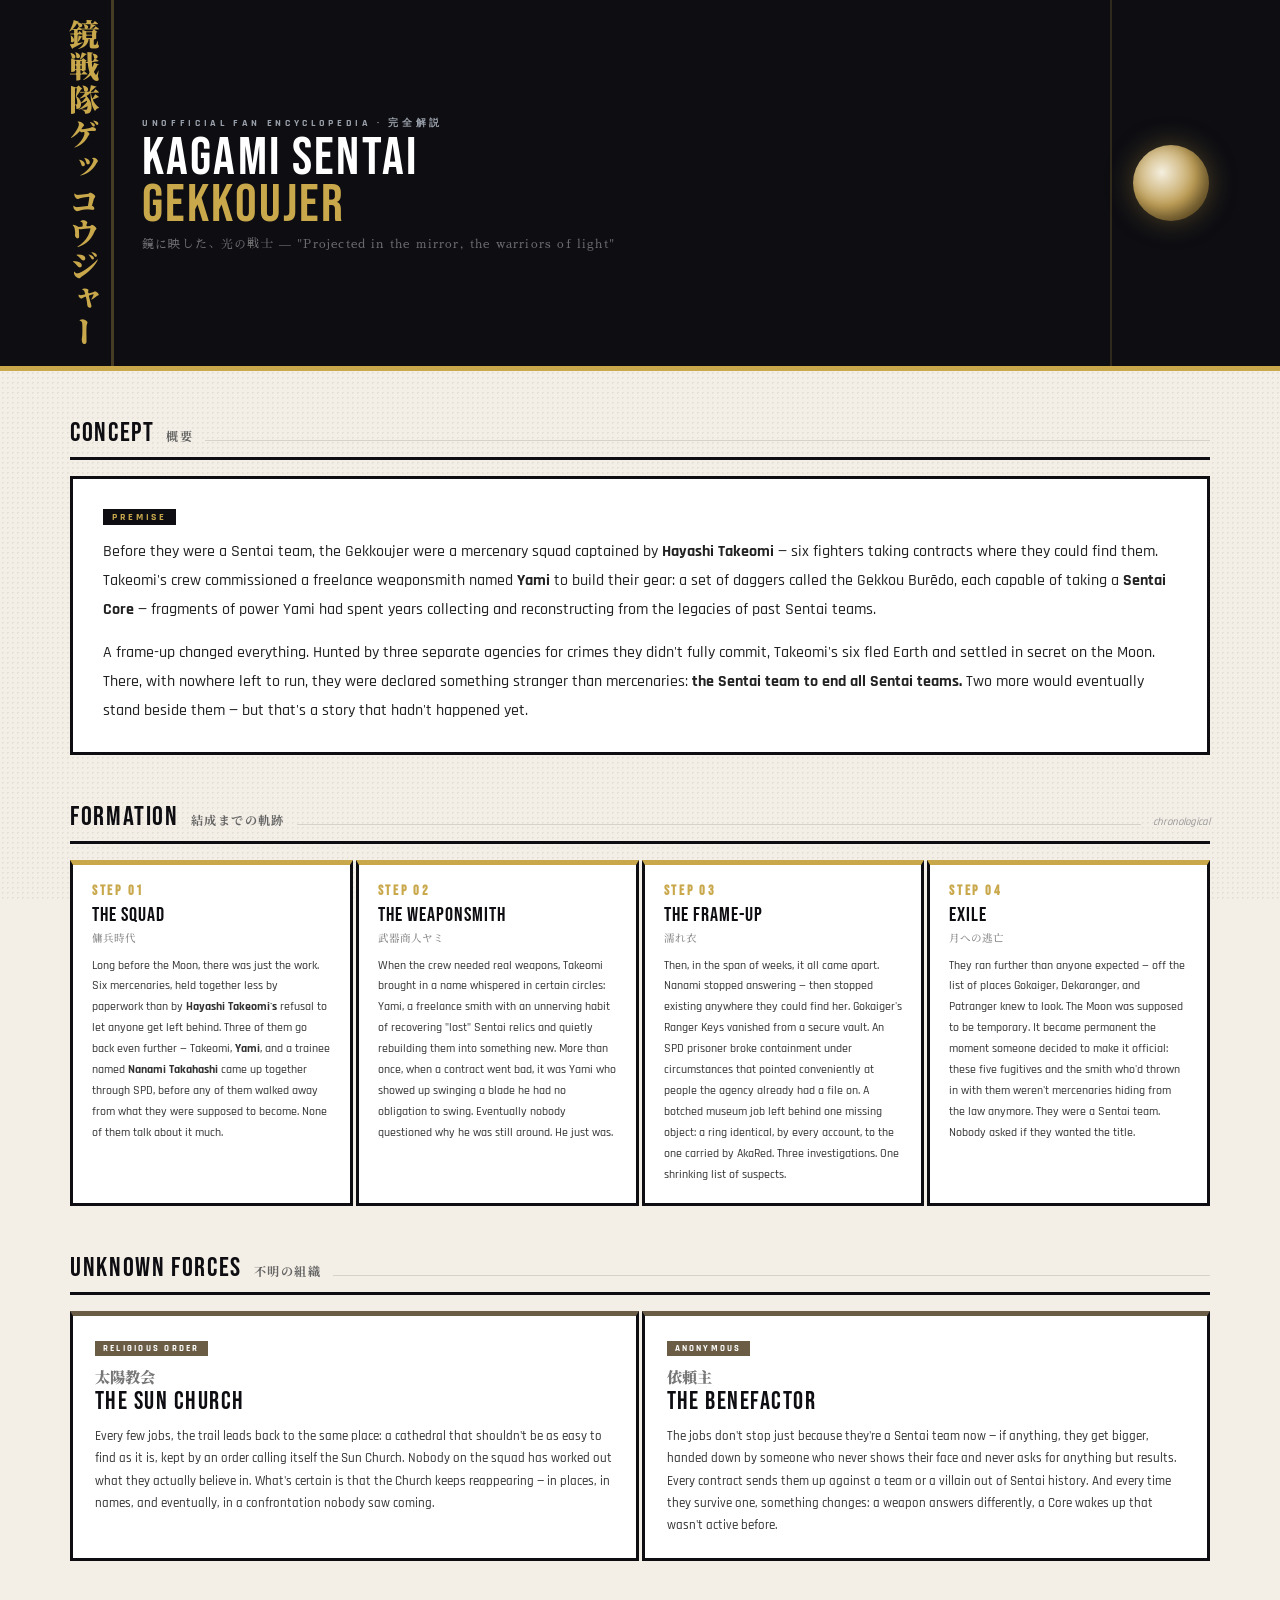
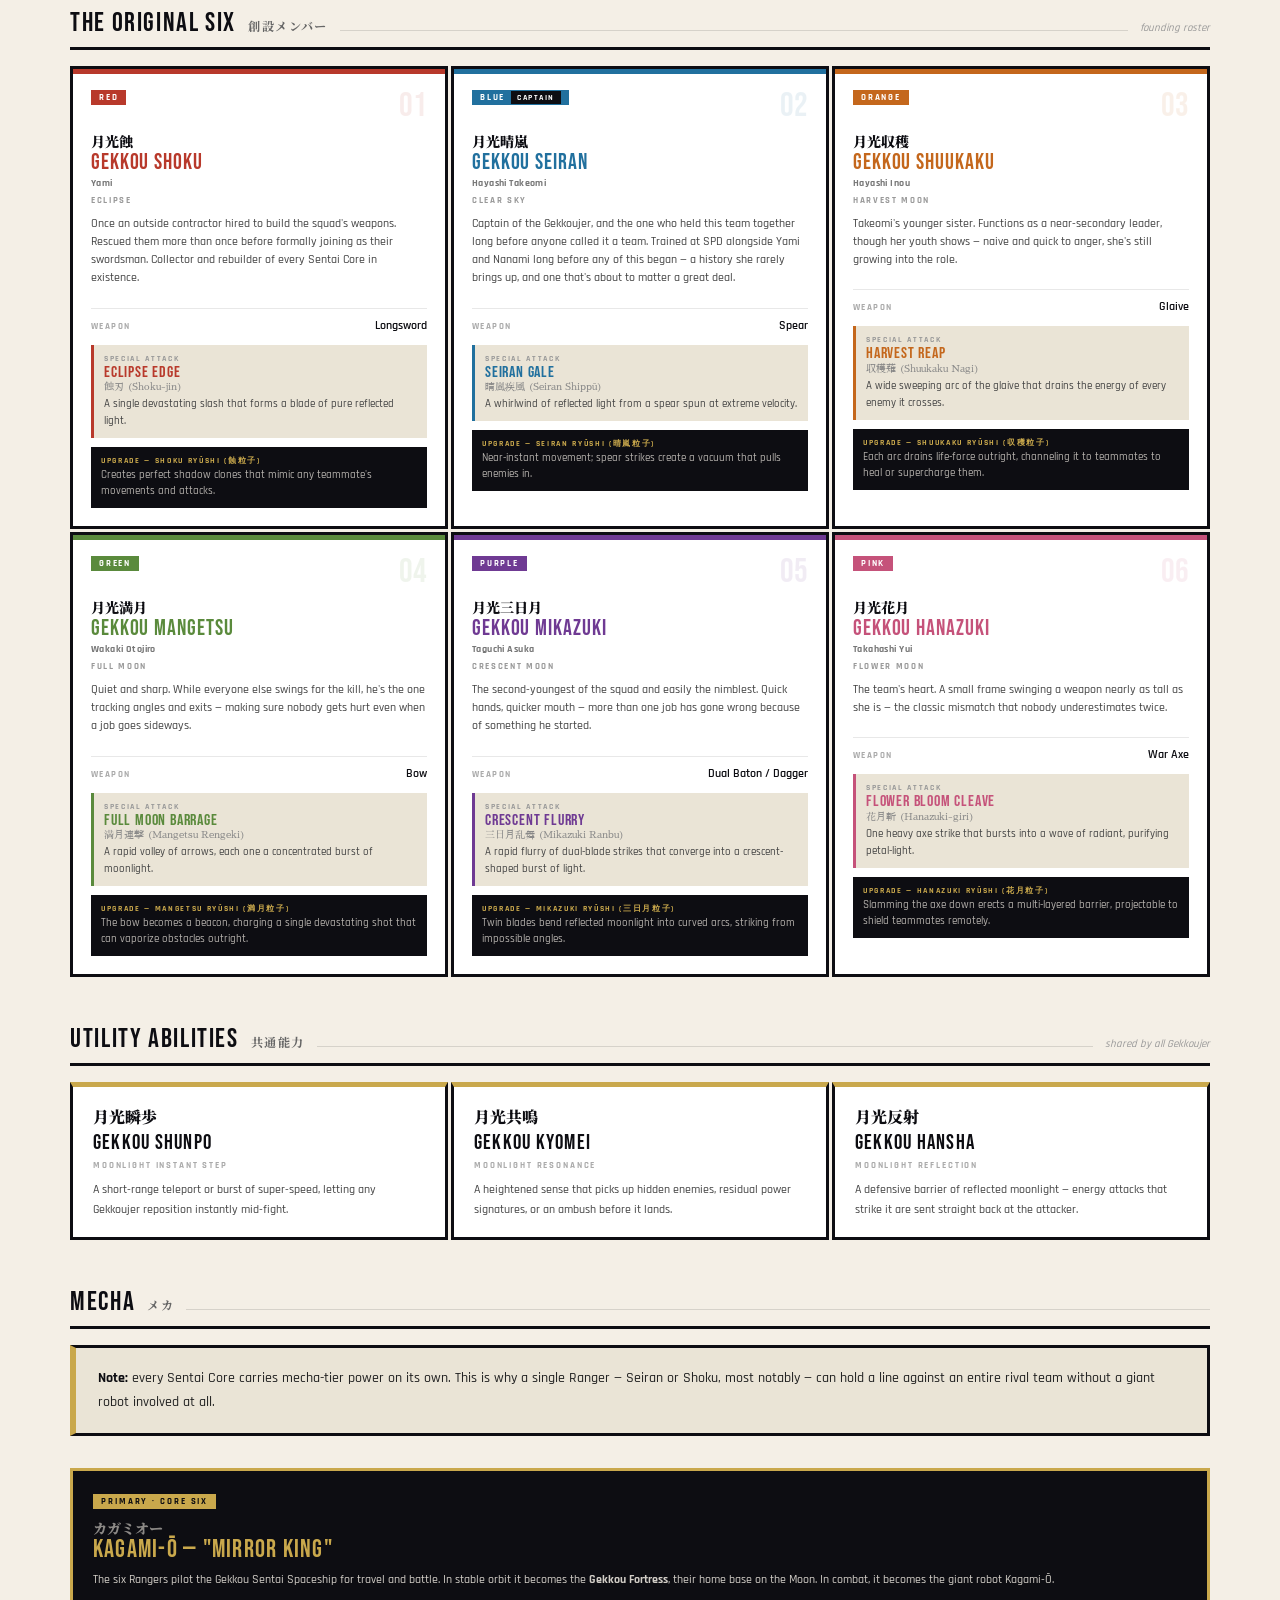
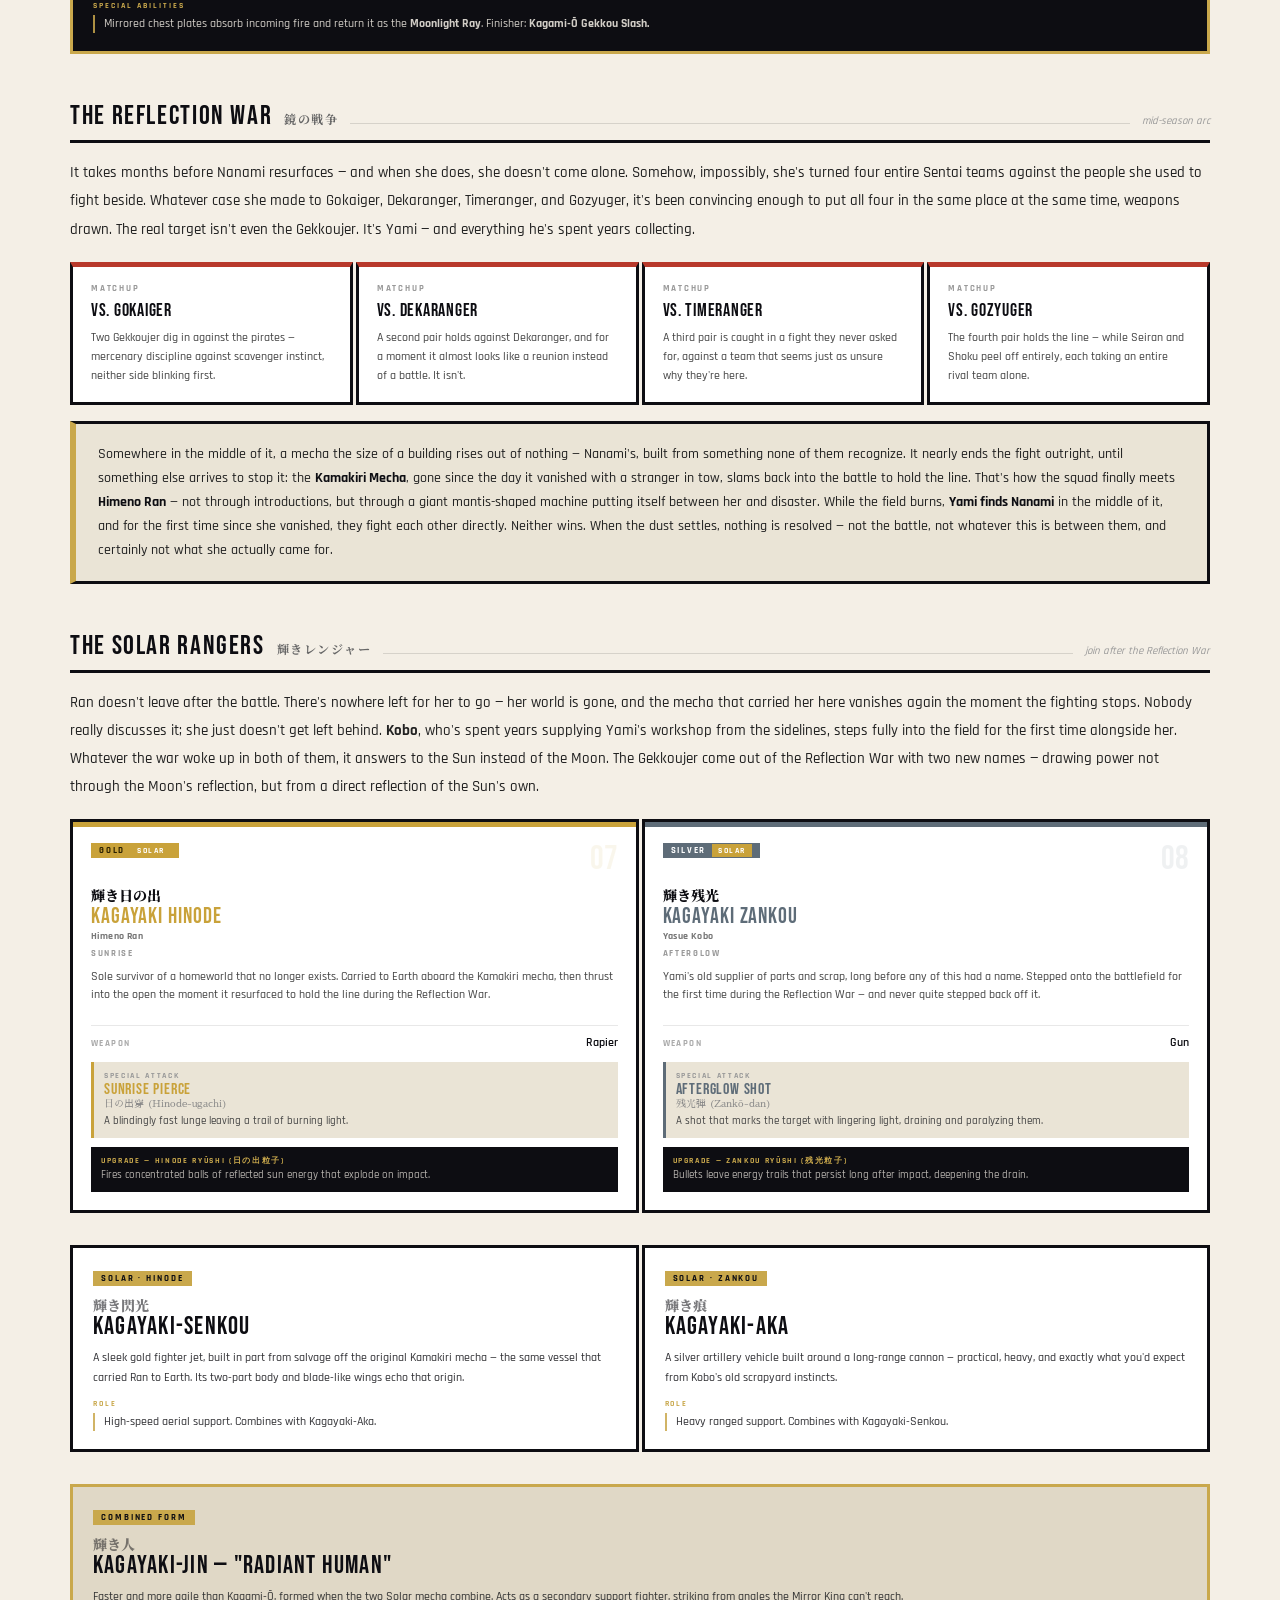
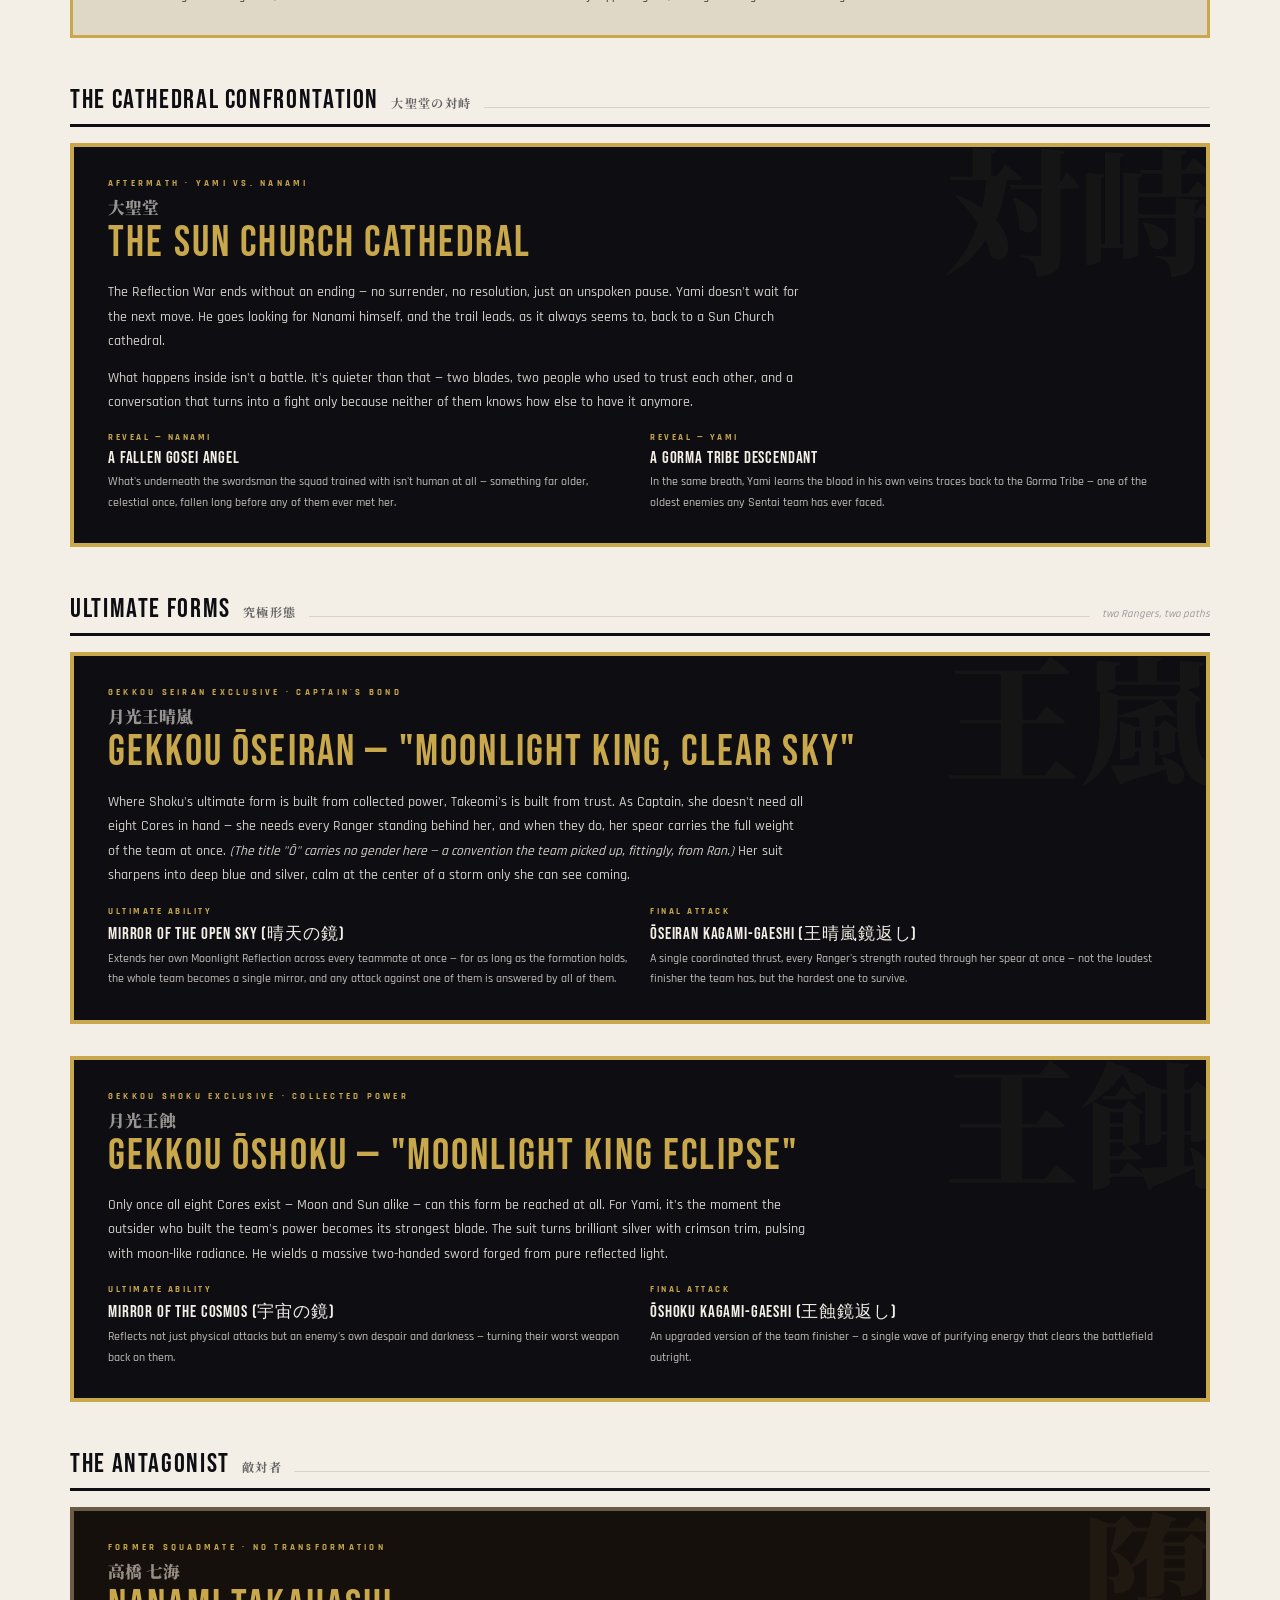
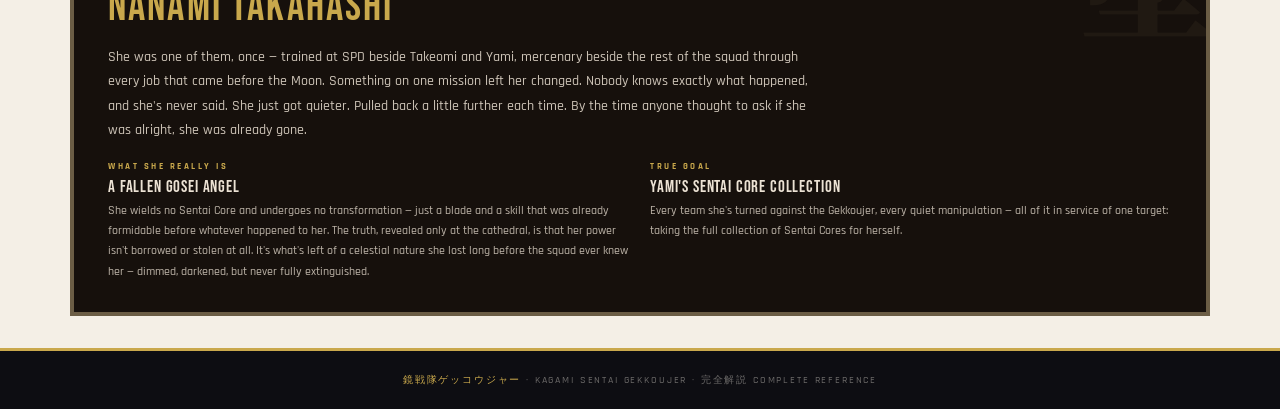
<file: index.html>
<!DOCTYPE html>
<html lang="en">
<head>
<meta charset="UTF-8">
<meta name="viewport" content="width=device-width, initial-scale=1.0">
<title>鏡戦隊ゲッコウジャー — Kagami Sentai Gekkoujer</title>
<link href="https://fonts.googleapis.com/css2?family=Bebas+Neue&family=Noto+Serif+JP:wght@400;700;900&family=Rajdhani:wght@400;500;600;700&family=Sawarabi+Mincho&display=swap" rel="stylesheet">
<style>
  :root {
    --ink: #0d0d12;
    --paper: #f4efe6;
    --paper2: #eae4d6;
    --paper3: #e0d8c6;
    --gold: #c9a84c;
    --ash: #6b5d45;
    --silver: #9aa0aa;

    --red:    #b8392b;
    --blue:   #21709e;
    --orange: #c4671c;
    --green:  #5a8a3c;
    --purple: #6f3a93;
    --pink:   #c5527a;
    --gold-c: #c9a23a;
    --steel:  #5e6c78;
  }

  * { margin: 0; padding: 0; box-sizing: border-box; }

  body { background: var(--paper); color: var(--ink); font-family: 'Rajdhani', sans-serif; font-weight: 500; }
  body::before {
    content: ''; position: fixed; inset: 0;
    background-image: radial-gradient(rgba(0,0,0,0.06) 1px, transparent 1px);
    background-size: 5px 5px; pointer-events: none; z-index: 0;
  }

  .wrap { max-width: 1180px; margin: 0 auto; padding: 0 20px; position: relative; z-index: 1; }

  /* ═══ MASTHEAD ═══ */
  .masthead { background: var(--ink); border-bottom: 5px solid var(--gold); position: relative; z-index: 1; }
  .masthead-grid { display: grid; grid-template-columns: 64px 1fr 120px; max-width: 1180px; margin: 0 auto; }
  .masthead-vert { writing-mode: vertical-rl; font-family: 'Noto Serif JP', serif; font-weight: 900; font-size: 1.9rem; color: var(--gold); padding: 18px 12px; border-right: 3px solid rgba(201,168,76,0.3); letter-spacing: 0.1em; line-height: 1; }
  .masthead-body { padding: 22px 28px 20px; display: flex; flex-direction: column; gap: 5px; justify-content: center; }
  .masthead-eyebrow { font-size: 0.6rem; font-weight: 700; letter-spacing: 0.38em; color: var(--silver); text-transform: uppercase; }
  .masthead-title { font-family: 'Bebas Neue', sans-serif; font-size: clamp(2.2rem,4.2vw,3.6rem); line-height: 0.88; color: #fff; letter-spacing: 0.04em; }
  .masthead-title em { color: var(--gold); font-style: normal; }
  .masthead-sub { font-family: 'Sawarabi Mincho', serif; font-size: 0.74rem; color: rgba(255,255,255,0.4); letter-spacing: 0.1em; margin-top: 2px; }
  .masthead-moon { display: flex; align-items: center; justify-content: center; border-left: 2px solid rgba(201,168,76,0.18); }
  .moon { width: 76px; height: 76px; border-radius: 50%; background: radial-gradient(circle at 38% 36%, #f5efdf, #c0a058, #6a5020); box-shadow: 0 0 28px rgba(201,168,76,0.35), inset -6px -6px 16px rgba(0,0,0,0.35); }

  /* ═══ SECTION HEADER ═══ */
  .sh { display: flex; align-items: baseline; gap: 12px; margin: 46px 0 16px; border-bottom: 3px solid var(--ink); padding-bottom: 8px; }
  .sh-en { font-family: 'Bebas Neue', sans-serif; font-size: 1.7rem; letter-spacing: 0.06em; }
  .sh-jp { font-family: 'Noto Serif JP', serif; font-size: 0.76rem; font-weight: 700; letter-spacing: 0.12em; color: #666; }
  .sh-line { flex: 1; height: 1px; background: rgba(0,0,0,0.12); }
  .sh-note { font-size: 0.68rem; color: #999; font-style: italic; white-space: nowrap; }

  /* ═══ GRID SYSTEM ═══ */
  .grid-2 { display: grid; grid-template-columns: repeat(2,1fr); gap: 3px; }
  .grid-3 { display: grid; grid-template-columns: repeat(3,1fr); gap: 3px; }
  .grid-4 { display: grid; grid-template-columns: repeat(4,1fr); gap: 3px; }
  .mb { margin-bottom: 32px; }

  /* ═══ NARRATIVE / LEDE TEXT ═══ */
  .lede { border: 3px solid var(--ink); background: #fff; margin-bottom: 32px; padding: 26px 30px; }
  .lede p { font-size: 0.98rem; line-height: 1.85; color: #222; }
  .lede p + p { margin-top: 14px; }
  .lede .stamp { display: inline-block; font-size: 0.6rem; font-weight: 700; letter-spacing: 0.3em; text-transform: uppercase; padding: 2px 9px; background: var(--ink); color: var(--gold); margin-bottom: 12px; }

  /* ═══ TIMELINE — 4 equal narrative steps ═══ */
  .timeline-step { background: #fff; border: 3px solid var(--ink); padding: 18px 19px; display: flex; flex-direction: column; border-top: 5px solid var(--gold); }
  .step-num { font-family: 'Bebas Neue', sans-serif; font-size: 0.85rem; letter-spacing: 0.2em; color: var(--gold); margin-bottom: 6px; font-weight: 700; }
  .step-title { font-family: 'Bebas Neue', sans-serif; font-size: 1.25rem; letter-spacing: 0.05em; line-height: 1.05; margin-bottom: 4px; }
  .step-jp { font-family: 'Noto Serif JP', serif; font-size: 0.66rem; color: #888; display:block; margin-bottom: 10px; }
  .step-body { font-size: 0.78rem; line-height: 1.68; color: #333; }

  /* ═══ ORG CARDS ═══ */
  .org-card { background: #fff; border: 3px solid var(--ink); padding: 20px 22px; border-top: 5px solid var(--ash); }
  .org-tag { display: inline-block; font-size: 0.56rem; font-weight: 700; letter-spacing: 0.25em; text-transform: uppercase; padding: 2px 8px; background: var(--ash); color: #fff; margin-bottom: 10px; }
  .org-jp { font-family: 'Noto Serif JP', serif; font-size: 0.95rem; font-weight: 900; display: block; color: #777; }
  .org-en { font-family: 'Bebas Neue', sans-serif; font-size: 1.55rem; letter-spacing: 0.06em; display: block; margin-bottom: 10px; }
  .org-body { font-size: 0.82rem; line-height: 1.7; color: #333; }

  /* ═══ RANGER CARDS — identical template, reused at any grid size ═══ */
  .ranger-grid-6 { display: grid; grid-template-columns: repeat(3,1fr); gap: 3px; margin-bottom: 32px; }
  .ranger-grid-2 { display: grid; grid-template-columns: repeat(2,1fr); gap: 3px; margin-bottom: 32px; }
  .rc { background: #fff; border: 3px solid var(--ink); display: flex; flex-direction: column; transition: transform .12s; }
  .rc:hover { transform: translateY(-2px); z-index: 2; }
  .rc-bar { height: 5px; width: 100%; }
  .rc-body { padding: 16px 18px 18px; flex: 1; display: flex; flex-direction: column; }
  .rc-top { display: flex; justify-content: space-between; align-items: flex-start; margin-bottom: 8px; }
  .rc-badge { font-size: 0.56rem; font-weight: 700; letter-spacing: 0.2em; text-transform: uppercase; padding: 2px 8px; color: #fff; }
  .rc-num { font-family: 'Bebas Neue', sans-serif; font-size: 2.1rem; line-height: 1; opacity: 0.09; }
  .rc-jp { font-family: 'Noto Serif JP', serif; font-size: 0.88rem; font-weight: 900; display: block; }
  .rc-en { font-family: 'Bebas Neue', sans-serif; font-size: 1.4rem; letter-spacing: 0.04em; line-height: 1.05; display: block; }
  .rc-actor { font-size: 0.65rem; font-weight: 700; color: #777; letter-spacing: 0.04em; margin-top: 1px; }
  .rc-meaning { font-size: 0.58rem; font-weight: 700; letter-spacing: 0.18em; text-transform: uppercase; color: #999; margin: 4px 0 9px; }
  .rc-trait { font-size: 0.72rem; line-height: 1.58; color: #444; margin-bottom: 11px; }
  .rc-divider { height: 1px; background: rgba(0,0,0,0.09); margin: 9px 0; }
  .rc-stat { display: flex; justify-content: space-between; align-items: baseline; margin-bottom: 3px; }
  .rc-stat-lbl { font-size: 0.56rem; font-weight: 700; letter-spacing: 0.16em; text-transform: uppercase; color: #aaa; }
  .rc-stat-val { font-size: 0.76rem; font-weight: 600; text-align: right; max-width: 60%; }
  .rc-atk { margin-top: 9px; padding: 8px 10px; background: var(--paper2); border-left: 3px solid; }
  .rc-atk-lbl { font-size: 0.52rem; font-weight: 700; letter-spacing: 0.2em; text-transform: uppercase; color: #999; display: block; }
  .rc-atk-en { font-family: 'Bebas Neue', sans-serif; font-size: 1rem; letter-spacing: 0.05em; display: block; line-height: 1.1; }
  .rc-atk-jp { font-family: 'Sawarabi Mincho', serif; font-size: 0.64rem; color: #888; display: block; margin-bottom: 3px; }
  .rc-atk-desc { font-size: 0.7rem; line-height: 1.52; color: #444; }
  .rc-upgrade { margin-top: 9px; padding: 8px 10px; background: var(--ink); color: var(--paper); }
  .rc-upgrade-lbl { font-size: 0.52rem; font-weight: 700; letter-spacing: 0.2em; text-transform: uppercase; color: var(--gold); display: block; margin-bottom: 2px; }
  .rc-upgrade-name { font-family: 'Bebas Neue', sans-serif; font-size: 0.88rem; letter-spacing: 0.06em; color: #fff; display: block; margin-bottom: 2px; }
  .rc-upgrade-desc { font-size: 0.66rem; line-height: 1.5; color: rgba(244,239,230,0.72); }
  .rc-solar-tag { font-size: 0.52rem; font-weight: 700; letter-spacing: 0.18em; text-transform: uppercase; color: #fff; background: var(--gold-c); padding: 1px 6px; margin-left: 6px; }
  .rc-captain-tag { font-size: 0.52rem; font-weight: 700; letter-spacing: 0.18em; text-transform: uppercase; color: var(--ink); background: var(--gold); padding: 1px 6px; margin-left: 6px; }
  .rc-captain-tag { font-size: 0.52rem; font-weight: 700; letter-spacing: 0.18em; text-transform: uppercase; color: #fff; background: var(--ink); padding: 1px 6px; margin-left: 6px; }

  .bg-red{background:var(--red)} .bg-blue{background:var(--blue)} .bg-orange{background:var(--orange)}
  .bg-green{background:var(--green)} .bg-purple{background:var(--purple)} .bg-pink{background:var(--pink)}
  .bg-gold{background:var(--gold-c)} .bg-steel{background:var(--steel)}
  .t-red{color:var(--red)} .t-blue{color:var(--blue)} .t-orange{color:var(--orange)}
  .t-green{color:var(--green)} .t-purple{color:var(--purple)} .t-pink{color:var(--pink)}
  .t-gold{color:var(--gold-c)} .t-steel{color:var(--steel)}
  .bl-red{border-left-color:var(--red)} .bl-blue{border-left-color:var(--blue)} .bl-orange{border-left-color:var(--orange)}
  .bl-green{border-left-color:var(--green)} .bl-purple{border-left-color:var(--purple)} .bl-pink{border-left-color:var(--pink)}
  .bl-gold{border-left-color:var(--gold-c)} .bl-steel{border-left-color:var(--steel)}

  /* ═══ ABILITIES ═══ */
  .ability-card { background: #fff; border: 3px solid var(--ink); padding: 18px 20px; border-top: 5px solid var(--gold); }
  .ability-jp { font-family: 'Noto Serif JP', serif; font-size: 1rem; font-weight: 900; display: block; margin-bottom: 2px; }
  .ability-en { font-family: 'Bebas Neue', sans-serif; font-size: 1.3rem; letter-spacing: 0.06em; display: block; margin-bottom: 4px; }
  .ability-sub { font-size: 0.58rem; font-weight: 700; letter-spacing: 0.2em; text-transform: uppercase; color: #aaa; margin-bottom: 9px; display: block; }
  .ability-desc { font-size: 0.76rem; line-height: 1.62; color: #444; }

  /* ═══ MECHA ═══ */
  .mc { background: #fff; border: 3px solid var(--ink); padding: 18px 20px; }
  .mc.primary { background: var(--ink); color: var(--paper); border-color: var(--gold); border-width: 3px; }
  .mc.combined { background: var(--paper3); border-color: var(--gold); }
  .mc-tag { display: inline-block; font-size: 0.54rem; font-weight: 700; letter-spacing: 0.22em; text-transform: uppercase; padding: 2px 8px; margin-bottom: 9px; background: var(--gold); color: var(--ink); }
  .mc-jp { font-family: 'Noto Serif JP', serif; font-size: 0.88rem; font-weight: 900; display: block; opacity: 0.55; }
  .mc-en { font-family: 'Bebas Neue', sans-serif; font-size: 1.55rem; letter-spacing: 0.05em; line-height: 1; display: block; margin-bottom: 8px; }
  .mc.primary .mc-en { color: var(--gold); }
  .mc-desc { font-size: 0.76rem; line-height: 1.65; opacity: 0.85; margin-bottom: 10px; }
  .mc-ability-lbl { font-size: 0.52rem; font-weight: 700; letter-spacing: 0.24em; text-transform: uppercase; color: var(--gold); display: block; margin-bottom: 4px; }
  .mc-ability-body { font-size: 0.72rem; line-height: 1.55; border-left: 2px solid var(--gold); padding-left: 9px; opacity: 0.85; }

  /* ═══ SPOTLIGHT PANEL ═══ */
  .spotlight { border: 4px solid var(--gold); padding: 30px 34px; margin-bottom: 32px; position: relative; overflow: hidden; }
  .spotlight.dark { background: var(--ink); color: var(--paper); }
  .spotlight.villain { background: #16100c; color: #ece2d4; border-color: var(--ash); }
  .spotlight-watermark { position: absolute; right: -10px; top: -10px; font-family: 'Noto Serif JP', serif; font-size: 8.5rem; font-weight: 900; line-height: 1; pointer-events: none; }
  .spotlight.dark .spotlight-watermark { color: rgba(201,168,76,0.05); }
  .spotlight.villain .spotlight-watermark { color: rgba(107,93,69,0.12); }
  .spotlight-eyebrow { font-size: 0.58rem; letter-spacing: 0.35em; text-transform: uppercase; font-weight: 700; margin-bottom: 6px; color: var(--gold); }
  .spotlight-jp { font-family: 'Noto Serif JP', serif; font-size: 1.05rem; font-weight: 900; display: block; margin-bottom: 4px; opacity: 0.6; }
  .spotlight-en { font-family: 'Bebas Neue', sans-serif; font-size: clamp(1.8rem,3.4vw,2.7rem); letter-spacing: 0.05em; line-height: 0.96; display: block; margin-bottom: 16px; color: var(--gold); }
  .spotlight-intro { font-size: 0.85rem; line-height: 1.8; max-width: 700px; margin-bottom: 18px; opacity: 0.85; }
  .spotlight-intro + .spotlight-intro { margin-top: -6px; }
  .spotlight-cols { display: grid; grid-template-columns: repeat(2,1fr); gap: 20px; }
  .spotlight-block-lbl { font-size: 0.56rem; letter-spacing: 0.28em; text-transform: uppercase; font-weight: 700; color: var(--gold); display: block; margin-bottom: 5px; }
  .spotlight-block-title { font-family: 'Bebas Neue', sans-serif; font-size: 1.05rem; letter-spacing: 0.05em; display: block; margin-bottom: 4px; }
  .spotlight-block-body { font-size: 0.76rem; line-height: 1.68; opacity: 0.78; }

  /* ═══ REFLECTION WAR ═══ */
  .war-card { background: #fff; border: 3px solid var(--ink); padding: 16px 18px; border-top: 5px solid var(--red); }
  .war-vs { font-size: 0.56rem; font-weight: 700; letter-spacing: 0.2em; text-transform: uppercase; color: #999; margin-bottom: 6px; }
  .war-matchup { font-family: 'Bebas Neue', sans-serif; font-size: 1.15rem; letter-spacing: 0.04em; line-height: 1.15; margin-bottom: 8px; }
  .war-desc { font-size: 0.75rem; line-height: 1.58; color: #444; }

  .callout { background: var(--paper2); border: 3px solid var(--ink); border-left: 6px solid var(--gold); padding: 18px 22px; margin-bottom: 32px; font-size: 0.85rem; line-height: 1.78; color: #222; }
  .callout strong { color: var(--ink); }

  .bridge-text { font-size: 0.95rem; line-height: 1.85; color: #222; margin-bottom: 18px; }

  footer { background: var(--ink); color: rgba(244,239,230,0.4); text-align: center; padding: 22px; font-size: 0.64rem; letter-spacing: 0.18em; border-top: 3px solid var(--gold); margin-top: 24px; }
  footer span { color: var(--gold); }

  @media (max-width: 980px) {
    .ranger-grid-6 { grid-template-columns: repeat(2,1fr); }
    .grid-3, .grid-4 { grid-template-columns: 1fr 1fr; }
  }
  @media (max-width: 640px) {
    .masthead-grid { grid-template-columns: 1fr; }
    .masthead-vert { writing-mode: horizontal-tb; border-right: none; border-bottom: 3px solid var(--gold); font-size: 1.4rem; padding: 10px 18px; }
    .masthead-moon { display: none; }
    .ranger-grid-6, .ranger-grid-2 { grid-template-columns: 1fr; }
    .grid-2, .grid-3, .grid-4 { grid-template-columns: 1fr; }
    .spotlight-cols { grid-template-columns: 1fr; }
  }
</style>
</head>
<body>

<header class="masthead">
  <div class="masthead-grid">
    <div class="masthead-vert">鏡戦隊ゲッコウジャー</div>
    <div class="masthead-body">
      <div class="masthead-eyebrow">Unofficial Fan Encyclopedia · 完全解説</div>
      <div class="masthead-title">KAGAMI SENTAI<br><em>GEKKOUJER</em></div>
      <div class="masthead-sub">鏡に映した、光の戦士 — "Projected in the mirror, the warriors of light"</div>
    </div>
    <div class="masthead-moon"><div class="moon"></div></div>
  </div>
</header>

<main class="wrap">

  <!-- CONCEPT -->
  <div class="sh"><span class="sh-en">CONCEPT</span><span class="sh-jp">概要</span><span class="sh-line"></span></div>
  <div class="lede">
    <span class="stamp">Premise</span>
    <p>Before they were a Sentai team, the Gekkoujer were a mercenary squad captained by <strong>Hayashi Takeomi</strong> — six fighters taking contracts where they could find them. Takeomi's crew commissioned a freelance weaponsmith named <strong>Yami</strong> to build their gear: a set of daggers called the Gekkou Burēdo, each capable of taking a <strong>Sentai Core</strong> — fragments of power Yami had spent years collecting and reconstructing from the legacies of past Sentai teams.</p>
    <p>A frame-up changed everything. Hunted by three separate agencies for crimes they didn't fully commit, Takeomi's six fled Earth and settled in secret on the Moon. There, with nowhere left to run, they were declared something stranger than mercenaries: <strong>the Sentai team to end all Sentai teams.</strong> Two more would eventually stand beside them — but that's a story that hadn't happened yet.</p>
  </div>

  <!-- FORMATION -->
  <div class="sh"><span class="sh-en">FORMATION</span><span class="sh-jp">結成までの軌跡</span><span class="sh-line"></span><span class="sh-note">chronological</span></div>
  <div class="grid-4 mb">
    <div class="timeline-step">
      <span class="step-num">STEP 01</span>
      <span class="step-title">The Squad</span>
      <span class="step-jp">傭兵時代</span>
      <p class="step-body">Long before the Moon, there was just the work. Six mercenaries, held together less by paperwork than by <strong>Hayashi Takeomi's</strong> refusal to let anyone get left behind. Three of them go back even further — Takeomi, <strong>Yami</strong>, and a trainee named <strong>Nanami Takahashi</strong> came up together through SPD, before any of them walked away from what they were supposed to become. None of them talk about it much.</p>
    </div>
    <div class="timeline-step">
      <span class="step-num">STEP 02</span>
      <span class="step-title">The Weaponsmith</span>
      <span class="step-jp">武器商人ヤミ</span>
      <p class="step-body">When the crew needed real weapons, Takeomi brought in a name whispered in certain circles: Yami, a freelance smith with an unnerving habit of recovering "lost" Sentai relics and quietly rebuilding them into something new. More than once, when a contract went bad, it was Yami who showed up swinging a blade he had no obligation to swing. Eventually nobody questioned why he was still around. He just was.</p>
    </div>
    <div class="timeline-step">
      <span class="step-num">STEP 03</span>
      <span class="step-title">The Frame-Up</span>
      <span class="step-jp">濡れ衣</span>
      <p class="step-body">Then, in the span of weeks, it all came apart. Nanami stopped answering — then stopped existing anywhere they could find her. Gokaiger's Ranger Keys vanished from a secure vault. An SPD prisoner broke containment under circumstances that pointed conveniently at people the agency already had a file on. A botched museum job left behind one missing object: a ring identical, by every account, to the one carried by AkaRed. Three investigations. One shrinking list of suspects.</p>
    </div>
    <div class="timeline-step">
      <span class="step-num">STEP 04</span>
      <span class="step-title">Exile</span>
      <span class="step-jp">月への逃亡</span>
      <p class="step-body">They ran further than anyone expected — off the list of places Gokaiger, Dekaranger, and Patranger knew to look. The Moon was supposed to be temporary. It became permanent the moment someone decided to make it official: these five fugitives and the smith who'd thrown in with them weren't mercenaries hiding from the law anymore. They were a Sentai team. Nobody asked if they wanted the title.</p>
    </div>
  </div>

  <!-- UNKNOWN FORCES -->
  <div class="sh"><span class="sh-en">UNKNOWN FORCES</span><span class="sh-jp">不明の組織</span><span class="sh-line"></span></div>
  <div class="grid-2 mb">
    <div class="org-card">
      <span class="org-tag">Religious Order</span>
      <span class="org-jp">太陽教会</span>
      <span class="org-en">The Sun Church</span>
      <p class="org-body">Every few jobs, the trail leads back to the same place: a cathedral that shouldn't be as easy to find as it is, kept by an order calling itself the Sun Church. Nobody on the squad has worked out what they actually believe in. What's certain is that the Church keeps reappearing — in places, in names, and eventually, in a confrontation nobody saw coming.</p>
    </div>
    <div class="org-card">
      <span class="org-tag">Anonymous</span>
      <span class="org-jp">依頼主</span>
      <span class="org-en">The Benefactor</span>
      <p class="org-body">The jobs don't stop just because they're a Sentai team now — if anything, they get bigger, handed down by someone who never shows their face and never asks for anything but results. Every contract sends them up against a team or a villain out of Sentai history. And every time they survive one, something changes: a weapon answers differently, a Core wakes up that wasn't active before.</p>
    </div>
  </div>

  <!-- THE ORIGINAL SIX -->
  <div class="sh"><span class="sh-en">THE ORIGINAL SIX</span><span class="sh-jp">創設メンバー</span><span class="sh-line"></span><span class="sh-note">founding roster</span></div>

  <div class="ranger-grid-6">

    <!-- SHOKU -->
    <div class="rc">
      <div class="rc-bar bg-red"></div>
      <div class="rc-body">
        <div class="rc-top"><span class="rc-badge bg-red">Red</span><span class="rc-num t-red">01</span></div>
        <span class="rc-jp">月光蝕</span>
        <span class="rc-en t-red">Gekkou Shoku</span>
        <span class="rc-actor">Yami</span>
        <div class="rc-meaning">Eclipse</div>
        <p class="rc-trait">Once an outside contractor hired to build the squad's weapons. Rescued them more than once before formally joining as their swordsman. Collector and rebuilder of every Sentai Core in existence.</p>
        <div class="rc-divider"></div>
        <div class="rc-stat"><span class="rc-stat-lbl">Weapon</span><span class="rc-stat-val">Longsword</span></div>
        <div class="rc-atk bl-red">
          <span class="rc-atk-lbl">Special Attack</span>
          <span class="rc-atk-en t-red">Eclipse Edge</span>
          <span class="rc-atk-jp">蝕刃 (Shoku-jin)</span>
          <p class="rc-atk-desc">A single devastating slash that forms a blade of pure reflected light.</p>
        </div>
        <div class="rc-upgrade">
          <span class="rc-upgrade-lbl">Upgrade — Shoku Ryūshi (蝕粒子)</span>
          <p class="rc-upgrade-desc">Creates perfect shadow clones that mimic any teammate's movements and attacks.</p>
        </div>
      </div>
    </div>

    <!-- SEIRAN -->
    <div class="rc">
      <div class="rc-bar bg-blue"></div>
      <div class="rc-body">
        <div class="rc-top"><span class="rc-badge bg-blue">Blue<span class="rc-captain-tag">CAPTAIN</span></span><span class="rc-num t-blue">02</span></div>
        <span class="rc-jp">月光晴嵐</span>
        <span class="rc-en t-blue">Gekkou Seiran</span>
        <span class="rc-actor">Hayashi Takeomi</span>
        <div class="rc-meaning">Clear Sky</div>
        <p class="rc-trait">Captain of the Gekkoujer, and the one who held this team together long before anyone called it a team. Trained at SPD alongside Yami and Nanami long before any of this began — a history she rarely brings up, and one that's about to matter a great deal.</p>
        <div class="rc-divider"></div>
        <div class="rc-stat"><span class="rc-stat-lbl">Weapon</span><span class="rc-stat-val">Spear</span></div>
        <div class="rc-atk bl-blue">
          <span class="rc-atk-lbl">Special Attack</span>
          <span class="rc-atk-en t-blue">Seiran Gale</span>
          <span class="rc-atk-jp">晴嵐疾風 (Seiran Shippū)</span>
          <p class="rc-atk-desc">A whirlwind of reflected light from a spear spun at extreme velocity.</p>
        </div>
        <div class="rc-upgrade">
          <span class="rc-upgrade-lbl">Upgrade — Seiran Ryūshi (晴嵐粒子)</span>
          <p class="rc-upgrade-desc">Near-instant movement; spear strikes create a vacuum that pulls enemies in.</p>
        </div>
      </div>
    </div>

    <!-- SHUUKAKU -->
    <div class="rc">
      <div class="rc-bar bg-orange"></div>
      <div class="rc-body">
        <div class="rc-top"><span class="rc-badge bg-orange">Orange</span><span class="rc-num t-orange">03</span></div>
        <span class="rc-jp">月光収穫</span>
        <span class="rc-en t-orange">Gekkou Shuukaku</span>
        <span class="rc-actor">Hayashi Inou</span>
        <div class="rc-meaning">Harvest Moon</div>
        <p class="rc-trait">Takeomi's younger sister. Functions as a near-secondary leader, though her youth shows — naive and quick to anger, she's still growing into the role.</p>
        <div class="rc-divider"></div>
        <div class="rc-stat"><span class="rc-stat-lbl">Weapon</span><span class="rc-stat-val">Glaive</span></div>
        <div class="rc-atk bl-orange">
          <span class="rc-atk-lbl">Special Attack</span>
          <span class="rc-atk-en t-orange">Harvest Reap</span>
          <span class="rc-atk-jp">収穫薙 (Shuukaku Nagi)</span>
          <p class="rc-atk-desc">A wide sweeping arc of the glaive that drains the energy of every enemy it crosses.</p>
        </div>
        <div class="rc-upgrade">
          <span class="rc-upgrade-lbl">Upgrade — Shuukaku Ryūshi (収穫粒子)</span>
          <p class="rc-upgrade-desc">Each arc drains life-force outright, channeling it to teammates to heal or supercharge them.</p>
        </div>
      </div>
    </div>

    <!-- MANGETSU -->
    <div class="rc">
      <div class="rc-bar bg-green"></div>
      <div class="rc-body">
        <div class="rc-top"><span class="rc-badge bg-green">Green</span><span class="rc-num t-green">04</span></div>
        <span class="rc-jp">月光満月</span>
        <span class="rc-en t-green">Gekkou Mangetsu</span>
        <span class="rc-actor">Wakaki Otojiro</span>
        <div class="rc-meaning">Full Moon</div>
        <p class="rc-trait">Quiet and sharp. While everyone else swings for the kill, he's the one tracking angles and exits — making sure nobody gets hurt even when a job goes sideways.</p>
        <div class="rc-divider"></div>
        <div class="rc-stat"><span class="rc-stat-lbl">Weapon</span><span class="rc-stat-val">Bow</span></div>
        <div class="rc-atk bl-green">
          <span class="rc-atk-lbl">Special Attack</span>
          <span class="rc-atk-en t-green">Full Moon Barrage</span>
          <span class="rc-atk-jp">満月連撃 (Mangetsu Rengeki)</span>
          <p class="rc-atk-desc">A rapid volley of arrows, each one a concentrated burst of moonlight.</p>
        </div>
        <div class="rc-upgrade">
          <span class="rc-upgrade-lbl">Upgrade — Mangetsu Ryūshi (満月粒子)</span>
          <p class="rc-upgrade-desc">The bow becomes a beacon, charging a single devastating shot that can vaporize obstacles outright.</p>
        </div>
      </div>
    </div>

    <!-- MIKAZUKI -->
    <div class="rc">
      <div class="rc-bar bg-purple"></div>
      <div class="rc-body">
        <div class="rc-top"><span class="rc-badge bg-purple">Purple</span><span class="rc-num t-purple">05</span></div>
        <span class="rc-jp">月光三日月</span>
        <span class="rc-en t-purple">Gekkou Mikazuki</span>
        <span class="rc-actor">Taguchi Asuka</span>
        <div class="rc-meaning">Crescent Moon</div>
        <p class="rc-trait">The second-youngest of the squad and easily the nimblest. Quick hands, quicker mouth — more than one job has gone wrong because of something he started.</p>
        <div class="rc-divider"></div>
        <div class="rc-stat"><span class="rc-stat-lbl">Weapon</span><span class="rc-stat-val">Dual Baton / Dagger</span></div>
        <div class="rc-atk bl-purple">
          <span class="rc-atk-lbl">Special Attack</span>
          <span class="rc-atk-en t-purple">Crescent Flurry</span>
          <span class="rc-atk-jp">三日月乱舞 (Mikazuki Ranbu)</span>
          <p class="rc-atk-desc">A rapid flurry of dual-blade strikes that converge into a crescent-shaped burst of light.</p>
        </div>
        <div class="rc-upgrade">
          <span class="rc-upgrade-lbl">Upgrade — Mikazuki Ryūshi (三日月粒子)</span>
          <p class="rc-upgrade-desc">Twin blades bend reflected moonlight into curved arcs, striking from impossible angles.</p>
        </div>
      </div>
    </div>

    <!-- HANAZUKI -->
    <div class="rc">
      <div class="rc-bar bg-pink"></div>
      <div class="rc-body">
        <div class="rc-top"><span class="rc-badge bg-pink">Pink</span><span class="rc-num t-pink">06</span></div>
        <span class="rc-jp">月光花月</span>
        <span class="rc-en t-pink">Gekkou Hanazuki</span>
        <span class="rc-actor">Takahashi Yui</span>
        <div class="rc-meaning">Flower Moon</div>
        <p class="rc-trait">The team's heart. A small frame swinging a weapon nearly as tall as she is — the classic mismatch that nobody underestimates twice.</p>
        <div class="rc-divider"></div>
        <div class="rc-stat"><span class="rc-stat-lbl">Weapon</span><span class="rc-stat-val">War Axe</span></div>
        <div class="rc-atk bl-pink">
          <span class="rc-atk-lbl">Special Attack</span>
          <span class="rc-atk-en t-pink">Flower Bloom Cleave</span>
          <span class="rc-atk-jp">花月斬 (Hanazuki-giri)</span>
          <p class="rc-atk-desc">One heavy axe strike that bursts into a wave of radiant, purifying petal-light.</p>
        </div>
        <div class="rc-upgrade">
          <span class="rc-upgrade-lbl">Upgrade — Hanazuki Ryūshi (花月粒子)</span>
          <p class="rc-upgrade-desc">Slamming the axe down erects a multi-layered barrier, projectable to shield teammates remotely.</p>
        </div>
      </div>
    </div>

  </div><!-- /ranger-grid-6 -->

  <!-- UTILITY ABILITIES -->
  <div class="sh"><span class="sh-en">UTILITY ABILITIES</span><span class="sh-jp">共通能力</span><span class="sh-line"></span><span class="sh-note">shared by all Gekkoujer</span></div>
  <div class="grid-3 mb">
    <div class="ability-card">
      <span class="ability-jp">月光瞬歩</span>
      <span class="ability-en">Gekkou Shunpo</span>
      <span class="ability-sub">Moonlight Instant Step</span>
      <p class="ability-desc">A short-range teleport or burst of super-speed, letting any Gekkoujer reposition instantly mid-fight.</p>
    </div>
    <div class="ability-card">
      <span class="ability-jp">月光共鳴</span>
      <span class="ability-en">Gekkou Kyomei</span>
      <span class="ability-sub">Moonlight Resonance</span>
      <p class="ability-desc">A heightened sense that picks up hidden enemies, residual power signatures, or an ambush before it lands.</p>
    </div>
    <div class="ability-card">
      <span class="ability-jp">月光反射</span>
      <span class="ability-en">Gekkou Hansha</span>
      <span class="ability-sub">Moonlight Reflection</span>
      <p class="ability-desc">A defensive barrier of reflected moonlight — energy attacks that strike it are sent straight back at the attacker.</p>
    </div>
  </div>

  <!-- MECHA (primary only, at this point in the story) -->
  <div class="sh"><span class="sh-en">MECHA</span><span class="sh-jp">メカ</span><span class="sh-line"></span></div>
  <div class="callout"><strong>Note:</strong> every Sentai Core carries mecha-tier power on its own. This is why a single Ranger — Seiran or Shoku, most notably — can hold a line against an entire rival team without a giant robot involved at all.</div>
  <div class="mc primary mb">
    <span class="mc-tag">Primary · Core Six</span>
    <span class="mc-jp">カガミオー</span>
    <span class="mc-en">Kagami-Ō — "Mirror King"</span>
    <p class="mc-desc">The six Rangers pilot the Gekkou Sentai Spaceship for travel and battle. In stable orbit it becomes the <strong>Gekkou Fortress</strong>, their home base on the Moon. In combat, it becomes the giant robot Kagami-Ō.</p>
    <span class="mc-ability-lbl">Special Abilities</span>
    <p class="mc-ability-body">Mirrored chest plates absorb incoming fire and return it as the <strong>Moonlight Ray</strong>. Finisher: <strong>Kagami-Ō Gekkou Slash.</strong></p>
  </div>

  <!-- REFLECTION WAR -->
  <div class="sh"><span class="sh-en">THE REFLECTION WAR</span><span class="sh-jp">鏡の戦争</span><span class="sh-line"></span><span class="sh-note">mid-season arc</span></div>
  <p class="bridge-text">It takes months before Nanami resurfaces — and when she does, she doesn't come alone. Somehow, impossibly, she's turned four entire Sentai teams against the people she used to fight beside. Whatever case she made to Gokaiger, Dekaranger, Timeranger, and Gozyuger, it's been convincing enough to put all four in the same place at the same time, weapons drawn. The real target isn't even the Gekkoujer. It's Yami — and everything he's spent years collecting.</p>

  <div class="grid-4" style="margin-bottom: 16px;">
    <div class="war-card">
      <div class="war-vs">Matchup</div>
      <div class="war-matchup">vs. Gokaiger</div>
      <p class="war-desc">Two Gekkoujer dig in against the pirates — mercenary discipline against scavenger instinct, neither side blinking first.</p>
    </div>
    <div class="war-card">
      <div class="war-vs">Matchup</div>
      <div class="war-matchup">vs. Dekaranger</div>
      <p class="war-desc">A second pair holds against Dekaranger, and for a moment it almost looks like a reunion instead of a battle. It isn't.</p>
    </div>
    <div class="war-card">
      <div class="war-vs">Matchup</div>
      <div class="war-matchup">vs. Timeranger</div>
      <p class="war-desc">A third pair is caught in a fight they never asked for, against a team that seems just as unsure why they're here.</p>
    </div>
    <div class="war-card">
      <div class="war-vs">Matchup</div>
      <div class="war-matchup">vs. Gozyuger</div>
      <p class="war-desc">The fourth pair holds the line — while Seiran and Shoku peel off entirely, each taking an entire rival team alone.</p>
    </div>
  </div>

  <div class="callout">Somewhere in the middle of it, a mecha the size of a building rises out of nothing — Nanami's, built from something none of them recognize. It nearly ends the fight outright, until something else arrives to stop it: the <strong>Kamakiri Mecha</strong>, gone since the day it vanished with a stranger in tow, slams back into the battle to hold the line. That's how the squad finally meets <strong>Himeno Ran</strong> — not through introductions, but through a giant mantis-shaped machine putting itself between her and disaster. While the field burns, <strong>Yami finds Nanami</strong> in the middle of it, and for the first time since she vanished, they fight each other directly. Neither wins. When the dust settles, nothing is resolved — not the battle, not whatever this is between them, and certainly not what she actually came for.</div>

  <!-- THE SOLAR RANGERS -->
  <div class="sh"><span class="sh-en">THE SOLAR RANGERS</span><span class="sh-jp">輝きレンジャー</span><span class="sh-line"></span><span class="sh-note">join after the Reflection War</span></div>
  <p class="bridge-text">Ran doesn't leave after the battle. There's nowhere left for her to go — her world is gone, and the mecha that carried her here vanishes again the moment the fighting stops. Nobody really discusses it; she just doesn't get left behind. <strong>Kobo</strong>, who's spent years supplying Yami's workshop from the sidelines, steps fully into the field for the first time alongside her. Whatever the war woke up in both of them, it answers to the Sun instead of the Moon. The Gekkoujer come out of the Reflection War with two new names — drawing power not through the Moon's reflection, but from a direct reflection of the Sun's own.</p>

  <div class="ranger-grid-2">

    <!-- HINODE -->
    <div class="rc">
      <div class="rc-bar bg-gold"></div>
      <div class="rc-body">
        <div class="rc-top"><span class="rc-badge bg-gold" style="color:#2a2000;">Gold<span class="rc-solar-tag">SOLAR</span></span><span class="rc-num t-gold">07</span></div>
        <span class="rc-jp">輝き日の出</span>
        <span class="rc-en t-gold">Kagayaki Hinode</span>
        <span class="rc-actor">Himeno Ran</span>
        <div class="rc-meaning">Sunrise</div>
        <p class="rc-trait">Sole survivor of a homeworld that no longer exists. Carried to Earth aboard the Kamakiri mecha, then thrust into the open the moment it resurfaced to hold the line during the Reflection War.</p>
        <div class="rc-divider"></div>
        <div class="rc-stat"><span class="rc-stat-lbl">Weapon</span><span class="rc-stat-val">Rapier</span></div>
        <div class="rc-atk bl-gold">
          <span class="rc-atk-lbl">Special Attack</span>
          <span class="rc-atk-en t-gold">Sunrise Pierce</span>
          <span class="rc-atk-jp">日の出穿 (Hinode-ugachi)</span>
          <p class="rc-atk-desc">A blindingly fast lunge leaving a trail of burning light.</p>
        </div>
        <div class="rc-upgrade">
          <span class="rc-upgrade-lbl">Upgrade — Hinode Ryūshi (日の出粒子)</span>
          <p class="rc-upgrade-desc">Fires concentrated balls of reflected sun energy that explode on impact.</p>
        </div>
      </div>
    </div>

    <!-- ZANKOU -->
    <div class="rc">
      <div class="rc-bar bg-steel"></div>
      <div class="rc-body">
        <div class="rc-top"><span class="rc-badge bg-steel">Silver<span class="rc-solar-tag">SOLAR</span></span><span class="rc-num t-steel">08</span></div>
        <span class="rc-jp">輝き残光</span>
        <span class="rc-en t-steel">Kagayaki Zankou</span>
        <span class="rc-actor">Yasue Kobo</span>
        <div class="rc-meaning">Afterglow</div>
        <p class="rc-trait">Yami's old supplier of parts and scrap, long before any of this had a name. Stepped onto the battlefield for the first time during the Reflection War — and never quite stepped back off it.</p>
        <div class="rc-divider"></div>
        <div class="rc-stat"><span class="rc-stat-lbl">Weapon</span><span class="rc-stat-val">Gun</span></div>
        <div class="rc-atk bl-steel">
          <span class="rc-atk-lbl">Special Attack</span>
          <span class="rc-atk-en t-steel">Afterglow Shot</span>
          <span class="rc-atk-jp">残光弾 (Zankō-dan)</span>
          <p class="rc-atk-desc">A shot that marks the target with lingering light, draining and paralyzing them.</p>
        </div>
        <div class="rc-upgrade">
          <span class="rc-upgrade-lbl">Upgrade — Zankou Ryūshi (残光粒子)</span>
          <p class="rc-upgrade-desc">Bullets leave energy trails that persist long after impact, deepening the drain.</p>
        </div>
      </div>
    </div>

  </div><!-- /ranger-grid-2 -->

  <div class="grid-2 mb">
    <div class="mc">
      <span class="mc-tag">Solar · Hinode</span>
      <span class="mc-jp">輝き閃光</span>
      <span class="mc-en">Kagayaki-Senkou</span>
      <p class="mc-desc">A sleek gold fighter jet, built in part from salvage off the original Kamakiri mecha — the same vessel that carried Ran to Earth. Its two-part body and blade-like wings echo that origin.</p>
      <span class="mc-ability-lbl">Role</span>
      <p class="mc-ability-body">High-speed aerial support. Combines with Kagayaki-Aka.</p>
    </div>
    <div class="mc">
      <span class="mc-tag">Solar · Zankou</span>
      <span class="mc-jp">輝き痕</span>
      <span class="mc-en">Kagayaki-Aka</span>
      <p class="mc-desc">A silver artillery vehicle built around a long-range cannon — practical, heavy, and exactly what you'd expect from Kobo's old scrapyard instincts.</p>
      <span class="mc-ability-lbl">Role</span>
      <p class="mc-ability-body">Heavy ranged support. Combines with Kagayaki-Senkou.</p>
    </div>
  </div>
  <div class="mc combined mb">
    <span class="mc-tag">Combined Form</span>
    <span class="mc-jp" style="opacity:0.5;">輝き人</span>
    <span class="mc-en" style="color:var(--ink);">Kagayaki-Jin — "Radiant Human"</span>
    <p class="mc-desc" style="color:#333; opacity:1;">Faster and more agile than Kagami-Ō, formed when the two Solar mecha combine. Acts as a secondary support fighter, striking from angles the Mirror King can't reach.</p>
  </div>

  <!-- CATHEDRAL CONFRONTATION -->
  <div class="sh"><span class="sh-en">THE CATHEDRAL CONFRONTATION</span><span class="sh-jp">大聖堂の対峙</span><span class="sh-line"></span></div>
  <div class="spotlight dark">
    <div class="spotlight-watermark">対峙</div>
    <div class="spotlight-eyebrow">Aftermath · Yami vs. Nanami</div>
    <span class="spotlight-jp">大聖堂</span>
    <span class="spotlight-en">The Sun Church Cathedral</span>
    <p class="spotlight-intro">The Reflection War ends without an ending — no surrender, no resolution, just an unspoken pause. Yami doesn't wait for the next move. He goes looking for Nanami himself, and the trail leads, as it always seems to, back to a Sun Church cathedral.</p>
    <p class="spotlight-intro">What happens inside isn't a battle. It's quieter than that — two blades, two people who used to trust each other, and a conversation that turns into a fight only because neither of them knows how else to have it anymore.</p>
    <div class="spotlight-cols">
      <div>
        <span class="spotlight-block-lbl">Reveal — Nanami</span>
        <span class="spotlight-block-title">A Fallen Gosei Angel</span>
        <p class="spotlight-block-body">What's underneath the swordsman the squad trained with isn't human at all — something far older, celestial once, fallen long before any of them ever met her.</p>
      </div>
      <div>
        <span class="spotlight-block-lbl">Reveal — Yami</span>
        <span class="spotlight-block-title">A Gorma Tribe Descendant</span>
        <p class="spotlight-block-body">In the same breath, Yami learns the blood in his own veins traces back to the Gorma Tribe — one of the oldest enemies any Sentai team has ever faced.</p>
      </div>
    </div>
  </div>

  <!-- ULTIMATE FORMS -->
  <div class="sh"><span class="sh-en">ULTIMATE FORMS</span><span class="sh-jp">究極形態</span><span class="sh-line"></span><span class="sh-note">two Rangers, two paths</span></div>

  <div class="spotlight dark">
    <div class="spotlight-watermark">王嵐</div>
    <div class="spotlight-eyebrow">Gekkou Seiran Exclusive · Captain's Bond</div>
    <span class="spotlight-jp">月光王晴嵐</span>
    <span class="spotlight-en">Gekkou Ōseiran — "Moonlight King, Clear Sky"</span>
    <p class="spotlight-intro">Where Shoku's ultimate form is built from collected power, Takeomi's is built from trust. As Captain, she doesn't need all eight Cores in hand — she needs every Ranger standing behind her, and when they do, her spear carries the full weight of the team at once. <em>(The title "Ō" carries no gender here — a convention the team picked up, fittingly, from Ran.)</em> Her suit sharpens into deep blue and silver, calm at the center of a storm only she can see coming.</p>
    <div class="spotlight-cols">
      <div>
        <span class="spotlight-block-lbl">Ultimate Ability</span>
        <span class="spotlight-block-title">Mirror of the Open Sky (晴天の鏡)</span>
        <p class="spotlight-block-body">Extends her own Moonlight Reflection across every teammate at once — for as long as the formation holds, the whole team becomes a single mirror, and any attack against one of them is answered by all of them.</p>
      </div>
      <div>
        <span class="spotlight-block-lbl">Final Attack</span>
        <span class="spotlight-block-title">Ōseiran Kagami-gaeshi (王晴嵐鏡返し)</span>
        <p class="spotlight-block-body">A single coordinated thrust, every Ranger's strength routed through her spear at once — not the loudest finisher the team has, but the hardest one to survive.</p>
      </div>
    </div>
  </div>

  <div class="spotlight dark">
    <div class="spotlight-watermark">王蝕</div>
    <div class="spotlight-eyebrow">Gekkou Shoku Exclusive · Collected Power</div>
    <span class="spotlight-jp">月光王蝕</span>
    <span class="spotlight-en">Gekkou Ōshoku — "Moonlight King Eclipse"</span>
    <p class="spotlight-intro">Only once all eight Cores exist — Moon and Sun alike — can this form be reached at all. For Yami, it's the moment the outsider who built the team's power becomes its strongest blade. The suit turns brilliant silver with crimson trim, pulsing with moon-like radiance. He wields a massive two-handed sword forged from pure reflected light.</p>
    <div class="spotlight-cols">
      <div>
        <span class="spotlight-block-lbl">Ultimate Ability</span>
        <span class="spotlight-block-title">Mirror of the Cosmos (宇宙の鏡)</span>
        <p class="spotlight-block-body">Reflects not just physical attacks but an enemy's own despair and darkness — turning their worst weapon back on them.</p>
      </div>
      <div>
        <span class="spotlight-block-lbl">Final Attack</span>
        <span class="spotlight-block-title">Ōshoku Kagami-gaeshi (王蝕鏡返し)</span>
        <p class="spotlight-block-body">An upgraded version of the team finisher — a single wave of purifying energy that clears the battlefield outright.</p>
      </div>
    </div>
  </div>


  <!-- ANTAGONIST -->
  <div class="sh"><span class="sh-en">THE ANTAGONIST</span><span class="sh-jp">敵対者</span><span class="sh-line"></span></div>
  <div class="spotlight villain">
    <div class="spotlight-watermark">堕</div>
    <div class="spotlight-eyebrow">Former Squadmate · No Transformation</div>
    <span class="spotlight-jp">高橋 七海</span>
    <span class="spotlight-en">Nanami Takahashi</span>
    <p class="spotlight-intro">She was one of them, once — trained at SPD beside Takeomi and Yami, mercenary beside the rest of the squad through every job that came before the Moon. Something on one mission left her changed. Nobody knows exactly what happened, and she's never said. She just got quieter. Pulled back a little further each time. By the time anyone thought to ask if she was alright, she was already gone.</p>
    <div class="spotlight-cols">
      <div>
        <span class="spotlight-block-lbl">What She Really Is</span>
        <span class="spotlight-block-title">A Fallen Gosei Angel</span>
        <p class="spotlight-block-body">She wields no Sentai Core and undergoes no transformation — just a blade and a skill that was already formidable before whatever happened to her. The truth, revealed only at the cathedral, is that her power isn't borrowed or stolen at all. It's what's left of a celestial nature she lost long before the squad ever knew her — dimmed, darkened, but never fully extinguished.</p>
      </div>
      <div>
        <span class="spotlight-block-lbl">True Goal</span>
        <span class="spotlight-block-title">Yami's Sentai Core Collection</span>
        <p class="spotlight-block-body">Every team she's turned against the Gekkoujer, every quiet manipulation — all of it in service of one target: taking the full collection of Sentai Cores for herself.</p>
      </div>
    </div>
  </div>

</main>

<footer>
  <span>鏡戦隊ゲッコウジャー</span> · KAGAMI SENTAI GEKKOUJER · 完全解説 COMPLETE REFERENCE
</footer>

</body>
</html>
</file>
